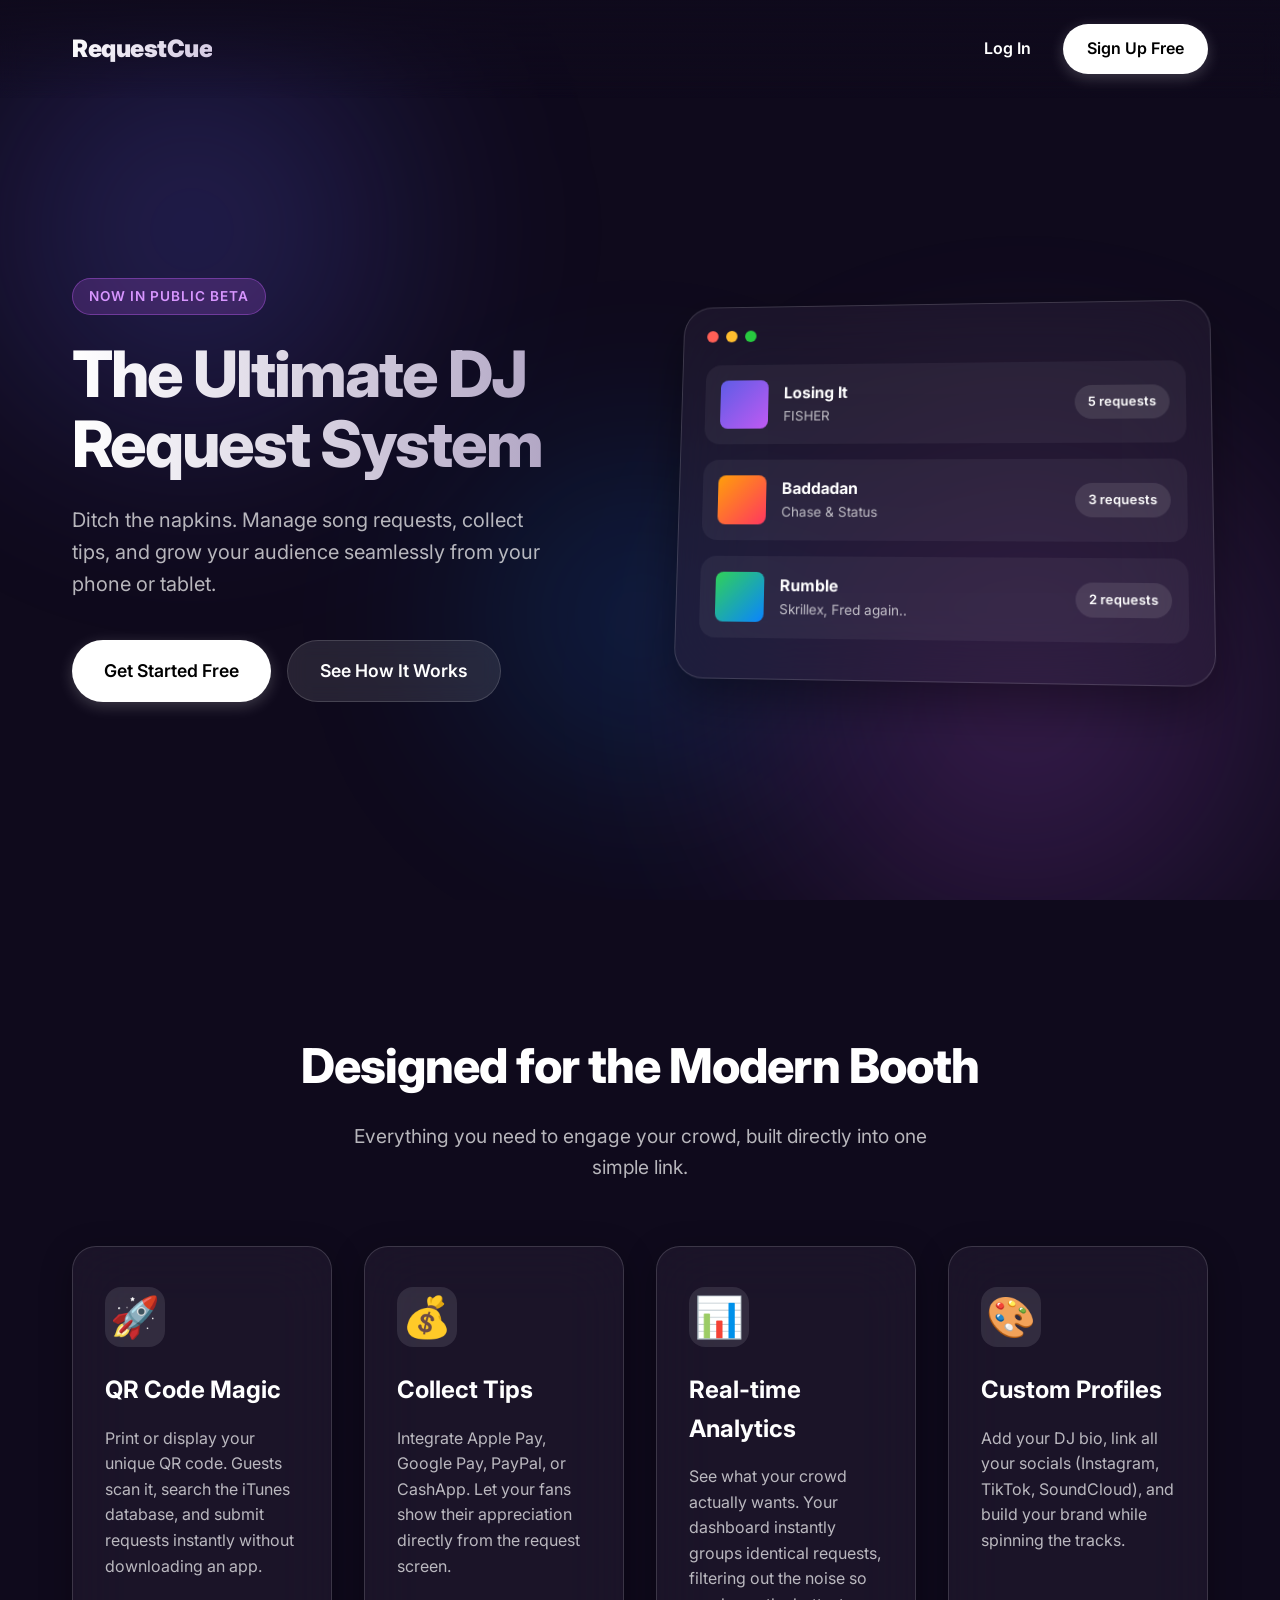
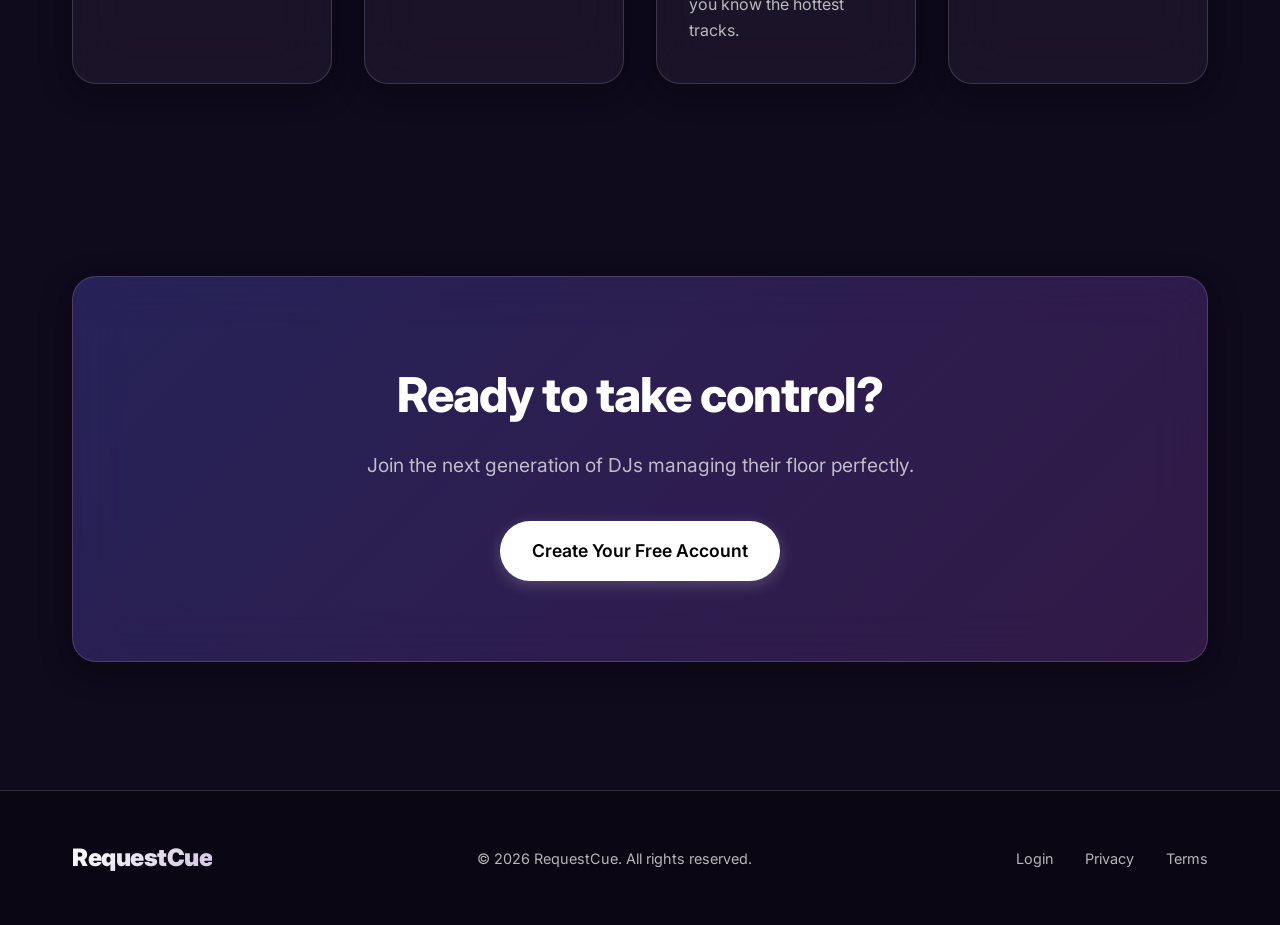
<file: index.html>
<!DOCTYPE html>
<html lang="en">
<head>
  <meta charset="UTF-8">
  <meta name="viewport" content="width=device-width, initial-scale=1.0, viewport-fit=cover">
  <title>RequestCue - The Ultimate DJ Request System</title>
  <meta name="description" content="Take control of your DJ booth. RequestCue is a real-time song request, tipping, and queue management system for professional DJs.">
  <link rel="icon" href="app/favicon/favicon.ico" type="image/x-icon" />
  
  <link href="https://fonts.googleapis.com/css2?family=Inter:wght@400;500;600;700;800;900&display=swap" rel="stylesheet">
  <link rel="stylesheet" href="marketing.css">
</head>
<body>
  <div class="aurora-bg">
    <div class="blob blob-1"></div>
    <div class="blob blob-2"></div>
    <div class="blob blob-3"></div>
  </div>

  <nav class="navbar">
    <div class="nav-container">
      <div class="brand">RequestCue</div>
      <div class="nav-links">
        <a href="/app" class="btn-secondary">Log In</a>
        <a href="/app" class="btn-primary">Sign Up Free</a>
      </div>
    </div>
  </nav>

  <main>
    <section class="hero">
      <div class="hero-content">
        <div class="badge fade-in-up">Now in Public Beta</div>
        <h1 class="hero-title fade-in-up delay-1">The Ultimate DJ Request System</h1>
        <p class="hero-subtitle fade-in-up delay-2">Ditch the napkins. Manage song requests, collect tips, and grow your audience seamlessly from your phone or tablet.</p>
        <div class="hero-actions fade-in-up delay-3">
          <a href="/app" class="btn-primary btn-large">Get Started Free</a>
          <a href="#features" class="btn-glass btn-large">See How It Works</a>
        </div>
      </div>
      <div class="hero-visual fade-in-up delay-4">
        <div class="glass-mockup">
          <div class="mockup-header">
            <div class="mockup-dot red"></div>
            <div class="mockup-dot yellow"></div>
            <div class="mockup-dot green"></div>
          </div>
          <div class="mockup-body">
            <div class="mockup-track">
              <div class="mockup-art"></div>
              <div class="mockup-info">
                <div class="mockup-title">Losing It</div>
                <div class="mockup-artist">FISHER</div>
              </div>
              <div class="mockup-badge">5 requests</div>
            </div>
            <div class="mockup-track">
              <div class="mockup-art"></div>
              <div class="mockup-info">
                <div class="mockup-title">Baddadan</div>
                <div class="mockup-artist">Chase & Status</div>
              </div>
              <div class="mockup-badge">3 requests</div>
            </div>
            <div class="mockup-track">
              <div class="mockup-art"></div>
              <div class="mockup-info">
                <div class="mockup-title">Rumble</div>
                <div class="mockup-artist">Skrillex, Fred again..</div>
              </div>
              <div class="mockup-badge">2 requests</div>
            </div>
          </div>
        </div>
      </div>
    </section>

    <section id="features" class="features">
      <div class="section-header fade-in-scroll">
        <h2>Designed for the Modern Booth</h2>
        <p>Everything you need to engage your crowd, built directly into one simple link.</p>
      </div>
      <div class="feature-grid">
        <div class="feature-card glass-panel fade-in-scroll">
          <div class="feature-icon">🚀</div>
          <h3>QR Code Magic</h3>
          <p>Print or display your unique QR code. Guests scan it, search the iTunes database, and submit requests instantly without downloading an app.</p>
        </div>
        <div class="feature-card glass-panel fade-in-scroll">
          <div class="feature-icon">💰</div>
          <h3>Collect Tips</h3>
          <p>Integrate Apple Pay, Google Pay, PayPal, or CashApp. Let your fans show their appreciation directly from the request screen.</p>
        </div>
        <div class="feature-card glass-panel fade-in-scroll">
          <div class="feature-icon">📊</div>
          <h3>Real-time Analytics</h3>
          <p>See what your crowd actually wants. Your dashboard instantly groups identical requests, filtering out the noise so you know the hottest tracks.</p>
        </div>
        <div class="feature-card glass-panel fade-in-scroll">
          <div class="feature-icon">🎨</div>
          <h3>Custom Profiles</h3>
          <p>Add your DJ bio, link all your socials (Instagram, TikTok, SoundCloud), and build your brand while spinning the tracks.</p>
        </div>
      </div>
    </section>

    <section class="cta-section fade-in-scroll">
      <div class="glass-panel cta-panel">
        <h2>Ready to take control?</h2>
        <p>Join the next generation of DJs managing their floor perfectly.</p>
        <a href="/app" class="btn-primary btn-large cta-btn">Create Your Free Account</a>
      </div>
    </section>
  </main>

  <footer>
    <div class="footer-content">
      <div class="brand">RequestCue</div>
      <p class="footer-copy">&copy; 2026 RequestCue. All rights reserved.</p>
      <div class="footer-links">
        <a href="/app">Login</a>
        <a href="#">Privacy</a>
        <a href="#">Terms</a>
      </div>
    </div>
  </footer>

  <script>
    // Simple intersection observer for scroll animations
    const observer = new IntersectionObserver((entries) => {
      entries.forEach(entry => {
        if (entry.isIntersecting) {
          entry.target.classList.add('visible');
        }
      });
    }, { threshold: 0.1 });

    document.querySelectorAll('.fade-in-scroll').forEach((el) => {
      observer.observe(el);
    });
    
    // Trigger initial load animations
    window.addEventListener('DOMContentLoaded', () => {
      document.querySelectorAll('.fade-in-up').forEach(el => el.classList.add('visible'));
    });
  </script>
</body>
</html>
</file>
<file: marketing.css>
:root {
  --bg-dark: #0f0a1c;
  --text-primary: #ffffff;
  --text-secondary: rgba(255, 255, 255, 0.7);
  --accent-primary: #bf5af2;
  --accent-secondary: #5e5ce6;
  --glass-bg: rgba(45, 35, 60, 0.4);
  --glass-border: rgba(255, 255, 255, 0.15);
}

* {
  box-sizing: border-box;
  margin: 0;
  padding: 0;
}

body {
  font-family: 'Inter', sans-serif;
  background-color: var(--bg-dark);
  color: var(--text-primary);
  line-height: 1.6;
  overflow-x: hidden;
}

/* Background Auroras */
.aurora-bg {
  position: fixed;
  top: 0;
  left: 0;
  width: 100vw;
  height: 100vh;
  z-index: -1;
  overflow: hidden;
  pointer-events: none;
}

.blob {
  position: absolute;
  filter: blur(80px);
  border-radius: 50%;
  opacity: 0.5;
  animation: float 20s infinite ease-in-out alternate;
}

.blob-1 {
  top: -10%;
  left: -10%;
  width: 50vw;
  height: 50vw;
  background: radial-gradient(circle, rgba(94, 92, 230, 0.6) 0%, transparent 70%);
}

.blob-2 {
  bottom: -20%;
  right: -10%;
  width: 60vw;
  height: 60vw;
  background: radial-gradient(circle, rgba(191, 90, 242, 0.5) 0%, transparent 70%);
  animation-delay: -5s;
}

.blob-3 {
  top: 40%;
  left: 50%;
  width: 40vw;
  height: 40vw;
  background: radial-gradient(circle, rgba(10, 132, 255, 0.4) 0%, transparent 70%);
  animation-delay: -10s;
  transform: translateX(-50%);
}

@keyframes float {
  0% { transform: translate(0, 0) scale(1); }
  100% { transform: translate(5%, 10%) scale(1.1); }
}

/* Glassmorphism Utilities */
.glass-panel {
  background: var(--glass-bg);
  backdrop-filter: blur(30px);
  -webkit-backdrop-filter: blur(30px);
  border: 1px solid var(--glass-border);
  border-radius: 24px;
  box-shadow: 0 8px 32px 0 rgba(0, 0, 0, 0.3);
}

/* Navigation */
.navbar {
  position: fixed;
  top: 0;
  width: 100%;
  padding: 1.5rem 0;
  z-index: 100;
  background: linear-gradient(to bottom, rgba(15, 10, 28, 0.9), transparent);
  backdrop-filter: blur(10px);
  -webkit-backdrop-filter: blur(10px);
}

.nav-container {
  max-width: 1200px;
  margin: 0 auto;
  padding: 0 2rem;
  display: flex;
  justify-content: space-between;
  align-items: center;
}

.brand {
  font-weight: 900;
  font-size: 1.5rem;
  letter-spacing: -0.5px;
  background: linear-gradient(135deg, #fff, #d0c5e0);
  -webkit-background-clip: text;
  -webkit-text-fill-color: transparent;
}

.nav-links {
  display: flex;
  gap: 1rem;
  align-items: center;
}

/* Buttons */
a {
  text-decoration: none;
}

.btn-primary, .btn-secondary, .btn-glass {
  display: inline-flex;
  align-items: center;
  justify-content: center;
  font-weight: 600;
  border-radius: 50px;
  transition: all 0.2s ease;
  cursor: pointer;
  border: none;
}

.btn-primary {
  background: #fff;
  color: #000;
  padding: 0.75rem 1.5rem;
  box-shadow: 0 4px 15px rgba(255, 255, 255, 0.2);
}

.btn-primary:hover {
  transform: translateY(-2px);
  box-shadow: 0 6px 20px rgba(255, 255, 255, 0.3);
}

.btn-secondary {
  color: var(--text-primary);
  padding: 0.75rem 1rem;
}

.btn-secondary:hover {
  color: var(--text-secondary);
}

.btn-glass {
  background: rgba(255, 255, 255, 0.1);
  color: #fff;
  border: 1px solid var(--glass-border);
  padding: 0.75rem 1.5rem;
  backdrop-filter: blur(10px);
}

.btn-glass:hover {
  background: rgba(255, 255, 255, 0.2);
}

.btn-large {
  padding: 1rem 2rem;
  font-size: 1.1rem;
}

/* Layout */
main {
  max-width: 1200px;
  margin: 0 auto;
  padding: 0 2rem;
}

/* Hero Section */
.hero {
  min-height: 100vh;
  display: grid;
  grid-template-columns: 1fr 1fr;
  align-items: center;
  gap: 4rem;
  padding-top: 80px;
}

.badge {
  display: inline-block;
  background: rgba(191, 90, 242, 0.2);
  color: #d896ff;
  border: 1px solid rgba(191, 90, 242, 0.4);
  padding: 0.4rem 1rem;
  border-radius: 50px;
  font-size: 0.85rem;
  font-weight: 600;
  margin-bottom: 1.5rem;
  text-transform: uppercase;
  letter-spacing: 1px;
}

.hero-title {
  font-size: 4rem;
  font-weight: 800;
  line-height: 1.1;
  letter-spacing: -2px;
  margin-bottom: 1.5rem;
  background: linear-gradient(to right, #ffffff, #a89bbd);
  -webkit-background-clip: text;
  -webkit-text-fill-color: transparent;
}

.hero-subtitle {
  font-size: 1.25rem;
  color: var(--text-secondary);
  margin-bottom: 2.5rem;
  max-width: 90%;
}

.hero-actions {
  display: flex;
  gap: 1rem;
}

/* Hero Mockup */
.glass-mockup {
  background: var(--glass-bg);
  backdrop-filter: blur(40px);
  -webkit-backdrop-filter: blur(40px);
  border: 1px solid var(--glass-border);
  border-radius: 30px;
  padding: 1.5rem;
  box-shadow: 0 20px 50px rgba(0, 0, 0, 0.4);
  transform: perspective(1000px) rotateY(-5deg) rotateX(5deg);
  transition: transform 0.5s ease;
}

.glass-mockup:hover {
  transform: perspective(1000px) rotateY(0deg) rotateX(0deg);
}

.mockup-header {
  display: flex;
  gap: 8px;
  margin-bottom: 1.5rem;
}

.mockup-dot {
  width: 12px;
  height: 12px;
  border-radius: 50%;
}

.mockup-dot.red { background: #ff5f56; }
.mockup-dot.yellow { background: #ffbd2e; }
.mockup-dot.green { background: #27c93f; }

.mockup-track {
  display: flex;
  align-items: center;
  gap: 1rem;
  padding: 1rem;
  background: rgba(255, 255, 255, 0.05);
  border-radius: 16px;
  margin-bottom: 1rem;
}

.mockup-art {
  width: 50px;
  height: 50px;
  border-radius: 8px;
  background: linear-gradient(135deg, #5e5ce6, #bf5af2);
}

.mockup-track:nth-child(2) .mockup-art {
  background: linear-gradient(135deg, #ff9f0a, #ff375f);
}

.mockup-track:nth-child(3) .mockup-art {
  background: linear-gradient(135deg, #30d158, #0a84ff);
}

.mockup-info {
  flex: 1;
}

.mockup-title {
  font-weight: 700;
  font-size: 1rem;
}

.mockup-artist {
  font-size: 0.85rem;
  color: var(--text-secondary);
}

.mockup-badge {
  background: rgba(255, 255, 255, 0.1);
  padding: 0.4rem 0.8rem;
  border-radius: 50px;
  font-size: 0.8rem;
  font-weight: 600;
  color: #fff;
}

/* Features */
.features {
  padding: 8rem 0;
}

.section-header {
  text-align: center;
  margin-bottom: 4rem;
}

.section-header h2 {
  font-size: 3rem;
  font-weight: 800;
  letter-spacing: -1px;
  margin-bottom: 1rem;
}

.section-header p {
  font-size: 1.2rem;
  color: var(--text-secondary);
  max-width: 600px;
  margin: 0 auto;
}

.feature-grid {
  display: grid;
  grid-template-columns: repeat(auto-fit, minmax(250px, 1fr));
  gap: 2rem;
}

.feature-card {
  padding: 2.5rem 2rem;
  transition: transform 0.3s ease;
}

.feature-card:hover {
  transform: translateY(-10px);
}

.feature-icon {
  font-size: 2.5rem;
  margin-bottom: 1.5rem;
  background: rgba(255, 255, 255, 0.1);
  width: 60px;
  height: 60px;
  display: flex;
  align-items: center;
  justify-content: center;
  border-radius: 16px;
}

.feature-card h3 {
  font-size: 1.5rem;
  margin-bottom: 1rem;
}

.feature-card p {
  color: var(--text-secondary);
}

/* CTA */
.cta-section {
  padding: 4rem 0 8rem 0;
}

.cta-panel {
  text-align: center;
  padding: 5rem 2rem;
  background: linear-gradient(135deg, rgba(94, 92, 230, 0.3), rgba(191, 90, 242, 0.2));
}

.cta-panel h2 {
  font-size: 3rem;
  font-weight: 800;
  letter-spacing: -1px;
  margin-bottom: 1rem;
}

.cta-panel p {
  font-size: 1.2rem;
  color: var(--text-secondary);
  margin-bottom: 2.5rem;
}

/* Footer */
footer {
  border-top: 1px solid var(--glass-border);
  padding: 3rem 0;
  background: rgba(0, 0, 0, 0.3);
}

.footer-content {
  max-width: 1200px;
  margin: 0 auto;
  padding: 0 2rem;
  display: flex;
  justify-content: space-between;
  align-items: center;
}

.footer-copy {
  color: var(--text-secondary);
  font-size: 0.9rem;
}

.footer-links {
  display: flex;
  gap: 2rem;
}

.footer-links a {
  color: var(--text-secondary);
  font-size: 0.9rem;
  transition: color 0.2s;
}

.footer-links a:hover {
  color: #fff;
}

/* Animations */
.fade-in-up, .fade-in-scroll {
  opacity: 0;
  transform: translateY(30px);
  transition: opacity 0.8s ease, transform 0.8s ease;
}

.fade-in-up.visible, .fade-in-scroll.visible {
  opacity: 1;
  transform: translateY(0);
}

.delay-1 { transition-delay: 0.1s; }
.delay-2 { transition-delay: 0.2s; }
.delay-3 { transition-delay: 0.3s; }
.delay-4 { transition-delay: 0.4s; }

/* Responsive */
@media (max-width: 900px) {
  .hero {
    grid-template-columns: 1fr;
    text-align: center;
    padding-top: 120px;
    gap: 3rem;
  }
  
  .hero-subtitle {
    margin: 0 auto 2.5rem auto;
  }

  .hero-actions {
    justify-content: center;
  }
  
  .hero-title {
    font-size: 3rem;
  }
  
  .glass-mockup {
    max-width: 400px;
    margin: 0 auto;
    transform: none;
  }
  
  .glass-mockup:hover {
    transform: none;
  }
  
  .footer-content {
    flex-direction: column;
    gap: 1.5rem;
  }
}

@media (max-width: 600px) {
  .hero-actions {
    flex-direction: column;
  }
  .section-header h2 {
    font-size: 2.2rem;
  }
  .cta-panel h2 {
    font-size: 2.2rem;
  }
}
</file>
